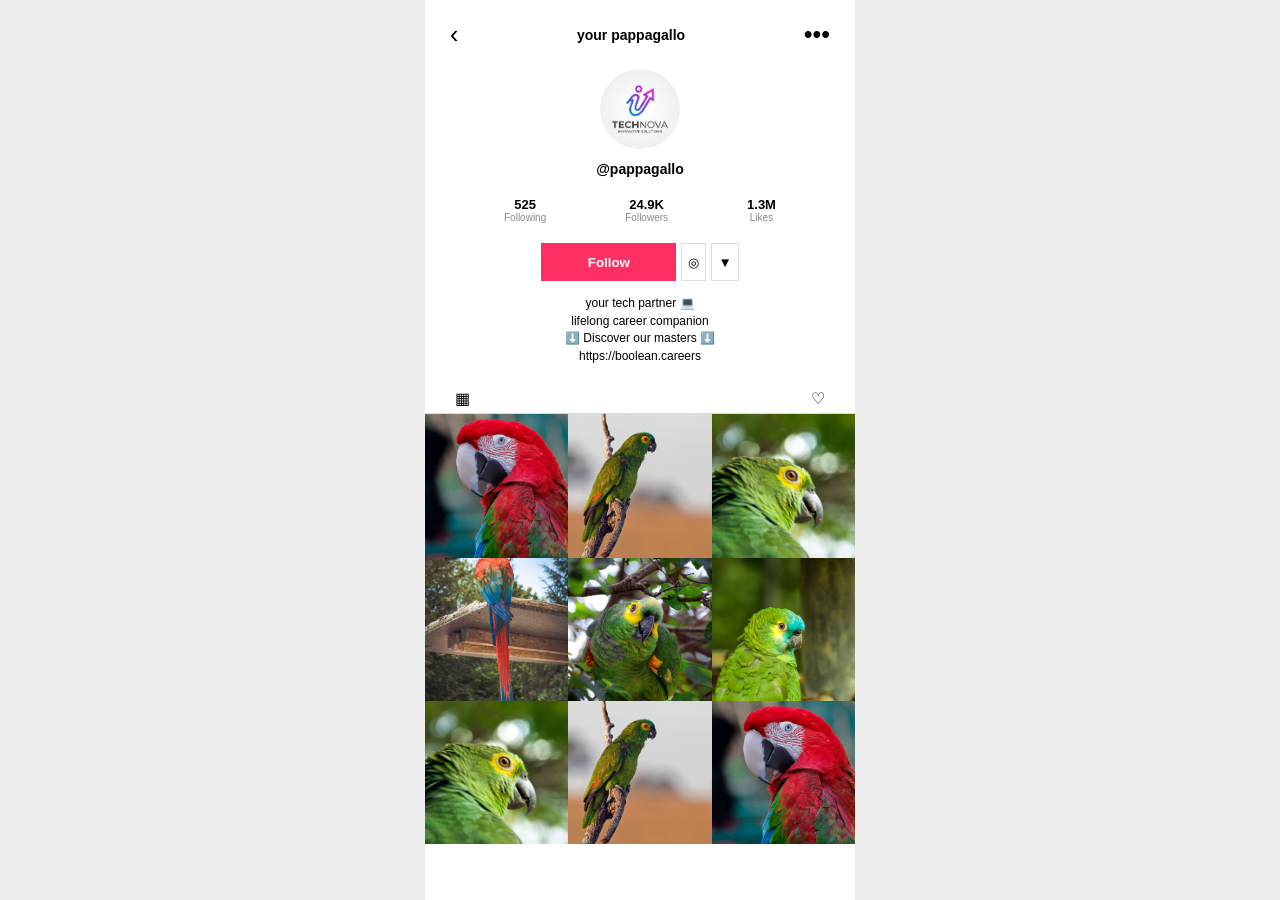
<file: index.html>
<html lang="en">

<head>
    <meta charset="UTF-8">
    <meta name="viewport" content="width=device-width, initial-scale=1.0">
    <link rel="stylesheet" href="./style.css">
    <title>Grid</title>
</head>

<body>

    <!--profile è lo sfondo modificato come se fosse mobile -->
    <div class="profile">
        <!--header sopra con freccia nome e menù -->
        <header>
            <span class="back">‹</span>
            <h1>your pappagallo</h1>
            <span class="menu">•••</span>
        </header>

        <main>

            <img class="profile-picture" src="img/logo.jpg" alt="Profile picture">

            <h2>@pappagallo</h2>
            <!--riga con numeriseguiti da following followers likes -->
            <div class="stats">
                <div>
                    <strong>525</strong>
                    <span>Following</span>
                </div>

                <div>
                    <strong>24.9K</strong>
                    <span>Followers</span>
                </div>

                <div>
                    <strong>1.3M</strong>
                    <span>Likes</span>
                </div>
            </div>

            <div class="actions">
                <button class="follow">Follow</button>
                <button>◎</button>
                <button>▼</button>
            </div>

            <div class="bio">
                <p>your tech partner 💻</p>
                <p>lifelong career companion</p>
                <p>⬇️ Discover our masters ⬇️</p>
                <p>https://boolean.careers</p>
            </div>

            <div class="tabs">
                <span>▦</span>
                <span>♡</span>
            </div>

            <div class="gallery">
                <div class="square1">
                    <img src="img/pappagallo-1.jpg" alt="">
                </div>

                <div class="square2">
                    <img src="img/pappagallo-2.jpg" alt="">
                </div>

                <div class="square3">
                    <img src="img/pappagallo-3.jpg" alt="">
                </div>

                <div class="square4">
                    <img src="img/pappagallo-4.jpg" alt="">
                </div>

                <div class="square5">
                    <img src="img/pappagallo-5.jpg" alt="">
                </div>

                <div class="square6">
                    <img src="img/pappagallo-6.jpg" alt="">
                </div>

                <div class="square9">
                    <img src="img/pappagallo-3.jpg" alt="">
                </div>

                <div class="square8">
                    <img src="img/pappagallo-2.jpg" alt="">
                </div>

                <div class="square7">
                    <img src="img/pappagallo-1.jpg" alt="">
                </div>



            </div>

        </main>

    </div>

</body>

</html>
</file>
<file: style.css>
* {
    box-sizing: border-box;
}

body {
    margin: 0;
    font-family: Arial, sans-serif;
    background-color: #eee;
}

/*profile è il background interfaccia mobile*/
.profile {
    width: 100%;
    max-width: 430px;
    margin: auto;
    background-color: white;
    min-height: 100vh;
}

/*header sopra con freccia nome e menù */
header {
    display: flex;
    justify-content: space-between;
    align-items: center;
    padding: 20px 25px;
}

header h1 {
    font-size: 14px;
    margin: 0;
}

.back,
.menu {
    font-size: 25px;
}

main {
    text-align: center;
}

.profile-picture {
    width: 80px;
    height: 80px;
    border-radius: 50%;
    object-fit: cover;
}

h2 {
    font-size: 14px;
    margin: 12px 0 20px;
}

/*riga con numeriseguiti da following followers likes */
.stats {
    display: flex;
    justify-content: space-evenly;
    margin-bottom: 20px;
}

/*Seleziona tutti i <div> che si trovano dentro un elemento con classe .stats*/
.stats div {
    display: flex;
    flex-direction: column;
}

.stats strong {
    font-size: 13px;
}

.stats span {
    font-size: 10px;
    color: #888;
}

/*bottone segui e menu laterale */
.actions {
    display: flex;
    justify-content: center;
    gap: 5px;
}

.actions button {
    height: 38px;
    border: 1px solid #ddd;
    background-color: white;
}

.actions .follow {
    width: 135px;
    background-color: #ff2f63;
    color: white;
    border: none;
    font-weight: bold;
}

.bio {
    margin: 15px 0 25px;
    font-size: 12px;
    line-height: 1.3;
}

.bio p {
    margin: 2px;
}

.tabs {
    display: flex;
    justify-content: space-between;
    padding: 0 30px 5px;
    border-bottom: 1px solid #ddd;
}

.gallery {
    display: grid;
    grid-template-columns: repeat(3, 2fr);

}

.gallery img {
    width: 100%;
    aspect-ratio: 1 / 1;
    object-fit: cover;
    display: block;
}

grid-template-columns: repeat(3, 1fr);
</file>
